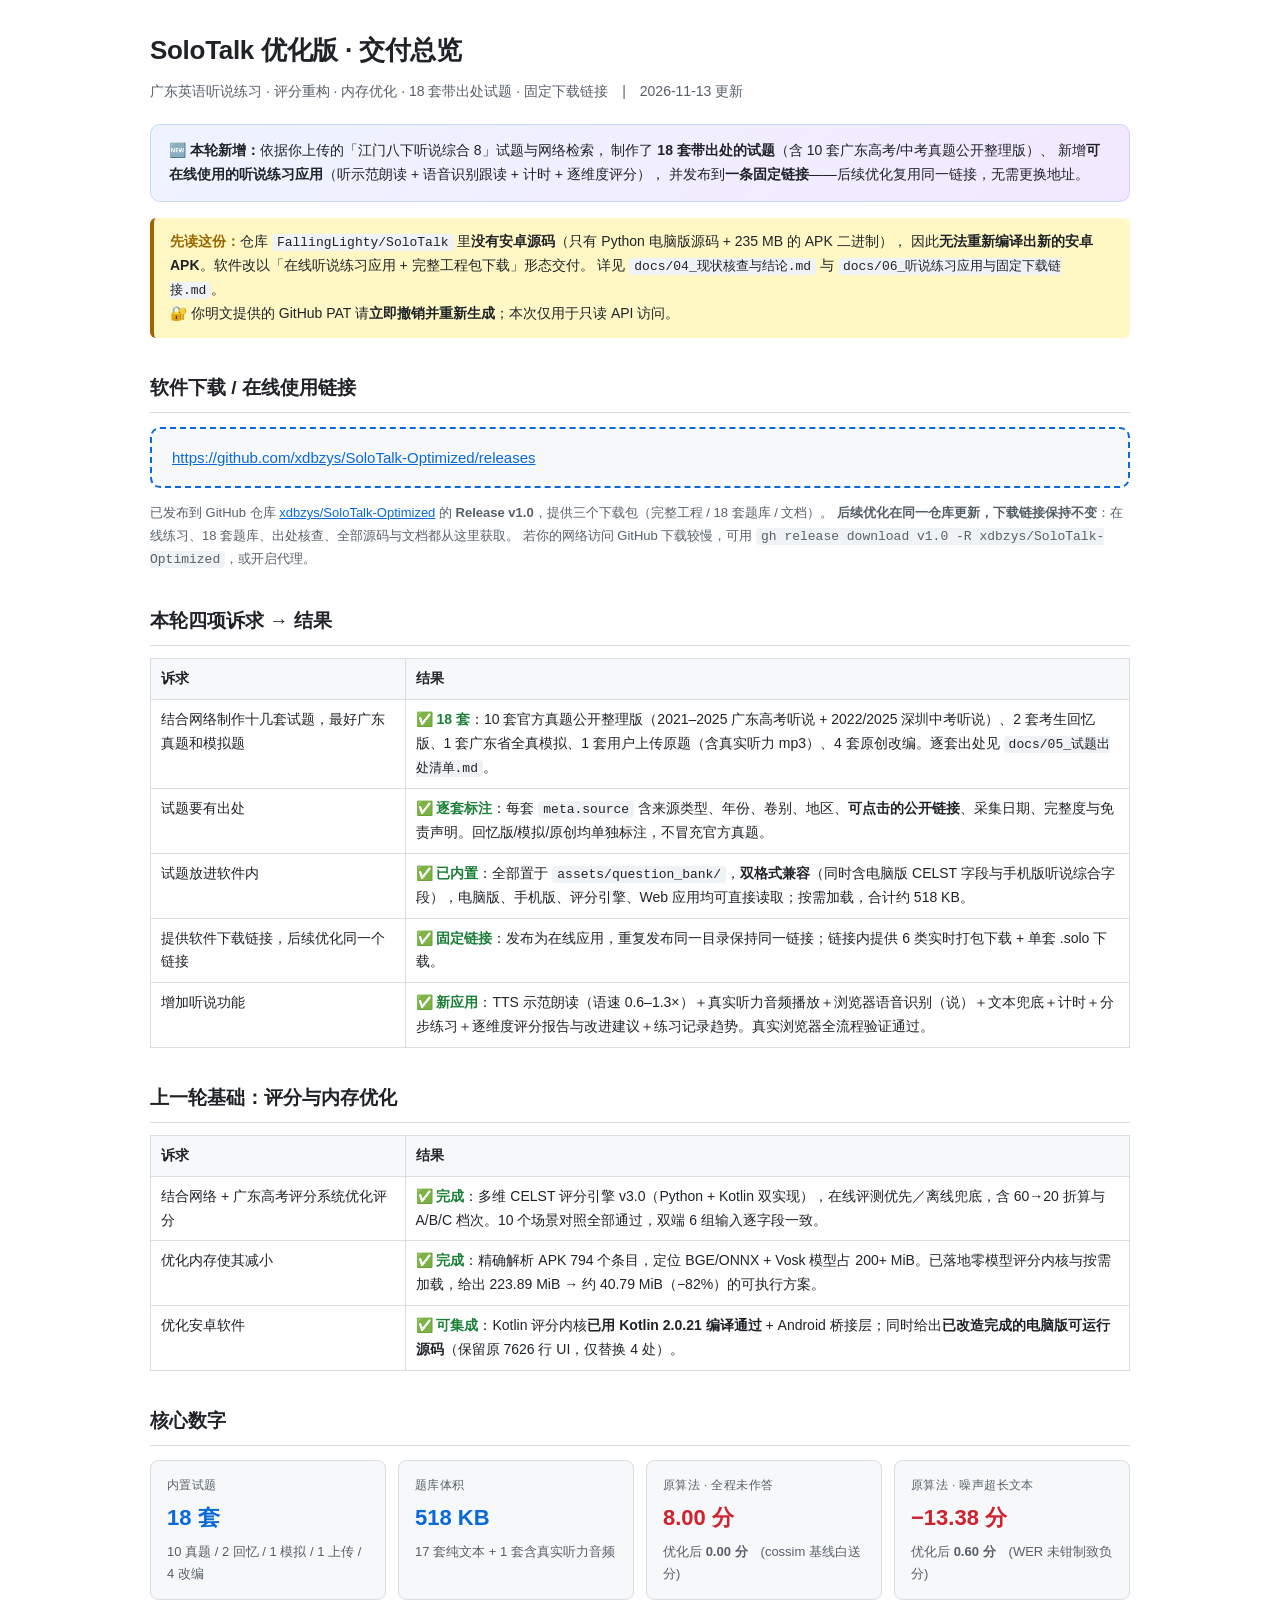
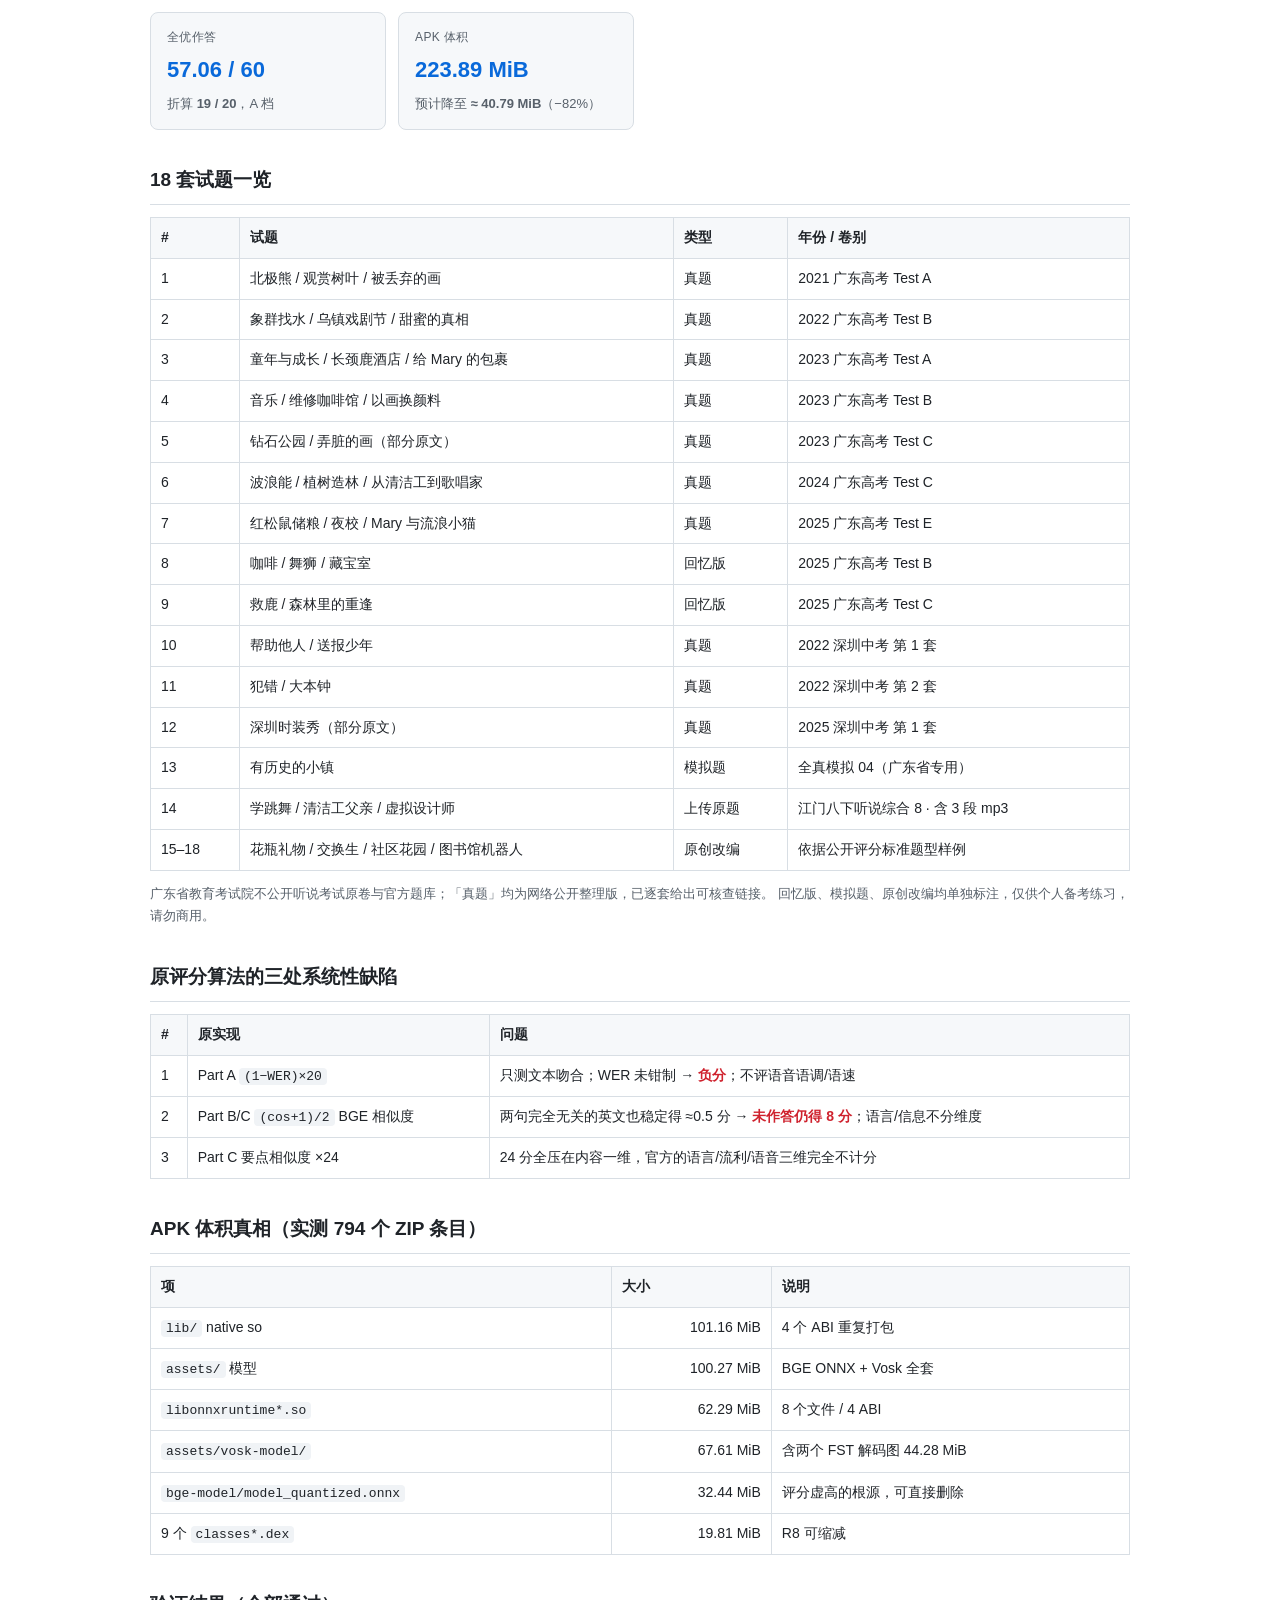
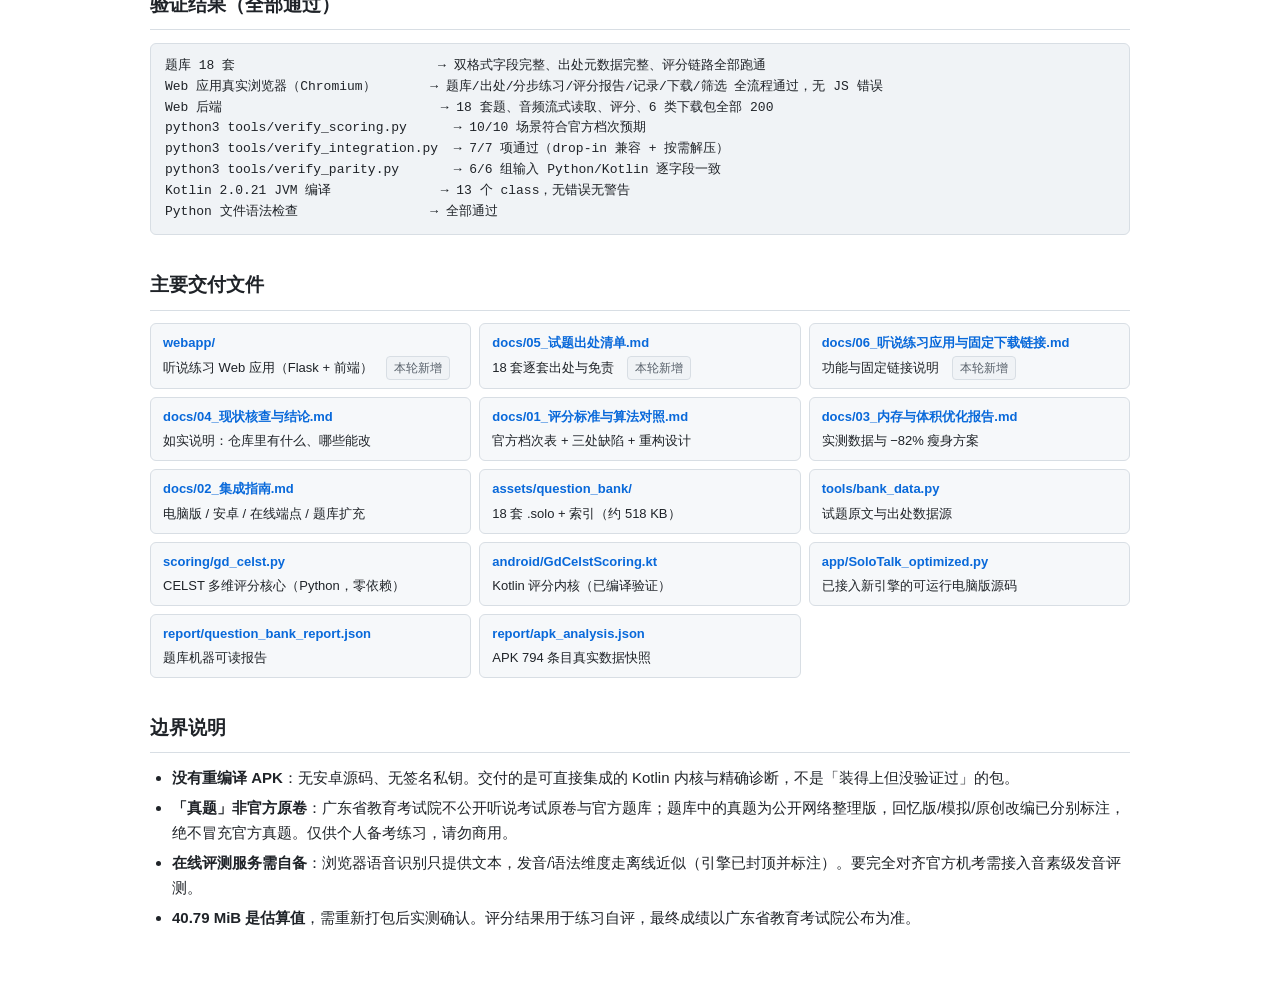
<file: index.html>
<!DOCTYPE html>
<html lang="zh-CN">
<head>
<meta charset="UTF-8">
<meta name="viewport" content="width=device-width, initial-scale=1.0">
<title>SoloTalk 优化版 · 交付总览</title>
<style>
  :root{
    --bg:#ffffff; --fg:#1f2328; --sub:#57606a; --line:#d8dee4;
    --card:#f6f8fa; --accent:#0969da; --warn:#9a6700; --warnbg:#fff8c5;
    --ok:#1a7f37; --bad:#cf222e; --code:#f0f3f6;
  }
  @media (prefers-color-scheme: dark){
    :root{ --bg:#0d1117; --fg:#e6edf3; --sub:#8b949e; --line:#30363d;
      --card:#161b22; --accent:#58a6ff; --warn:#d29922; --warnbg:#3b2f00;
      --ok:#3fb950; --bad:#f85149; --code:#1c2128; }
  }
  *{box-sizing:border-box}
  body{margin:0;padding:28px 20px 60px;background:var(--bg);color:var(--fg);
    font:15px/1.7 -apple-system,BlinkMacSystemFont,"Segoe UI","PingFang SC","Microsoft YaHei",sans-serif;}
  .wrap{max-width:980px;margin:0 auto}
  h1{font-size:26px;margin:0 0 6px;letter-spacing:-.3px}
  h2{font-size:19px;margin:34px 0 12px;padding-bottom:8px;border-bottom:1px solid var(--line)}
  h3{font-size:15px;margin:20px 0 8px}
  p{margin:8px 0}
  .lead{color:var(--sub);font-size:14px;margin-bottom:20px}
  .notice{background:var(--warnbg);border-left:4px solid var(--warn);
    padding:12px 16px;border-radius:6px;margin:16px 0;font-size:14px}
  .notice b{color:var(--warn)}
  .newbox{background:linear-gradient(135deg,#eef4ff,#f3e8ff);border:1px solid #c7d7ff;
    padding:14px 18px;border-radius:10px;margin:16px 0;font-size:14px}
  @media (prefers-color-scheme: dark){ .newbox{background:#16213b;border-color:#30406b} }
  .grid{display:grid;grid-template-columns:repeat(auto-fit,minmax(220px,1fr));gap:12px;margin:14px 0}
  .card{background:var(--card);border:1px solid var(--line);border-radius:8px;padding:14px 16px}
  .card .k{font-size:12px;color:var(--sub);letter-spacing:.4px;text-transform:uppercase}
  .card .v{font-size:22px;font-weight:700;margin:4px 0;color:var(--accent)}
  .card .d{font-size:13px;color:var(--sub)}
  table{width:100%;border-collapse:collapse;margin:12px 0;font-size:14px}
  th,td{border:1px solid var(--line);padding:8px 10px;text-align:left;vertical-align:top}
  th{background:var(--card);font-weight:600}
  td.num{text-align:right;font-variant-numeric:tabular-nums}
  .ok{color:var(--ok);font-weight:600}
  .bad{color:var(--bad);font-weight:600}
  .tag{display:inline-block;background:var(--code);border:1px solid var(--line);
    border-radius:4px;padding:1px 7px;font-size:12px;color:var(--sub)}
  code{background:var(--code);padding:1px 5px;border-radius:4px;font-size:13px}
  pre{background:var(--code);border:1px solid var(--line);border-radius:6px;
    padding:12px 14px;overflow-x:auto;font-size:13px;line-height:1.6}
  ul{margin:8px 0;padding-left:22px} li{margin:4px 0}
  a{color:var(--accent)}
  .files{display:grid;grid-template-columns:repeat(auto-fit,minmax(280px,1fr));gap:8px}
  .files div{background:var(--card);border:1px solid var(--line);border-radius:6px;
    padding:8px 12px;font-size:13px}
  .files b{display:block;color:var(--accent);margin-bottom:2px}
  .small{font-size:13px;color:var(--sub)}
  .linkbox{background:var(--card);border:2px dashed var(--accent);border-radius:10px;
    padding:16px 20px;margin:14px 0;word-break:break-all;font-size:15px}
</style>
</head>
<body>
<div class="wrap">

<h1>SoloTalk 优化版 · 交付总览</h1>
<p class="lead">广东英语听说练习 · 评分重构 · 内存优化 · 18 套带出处试题 · 固定下载链接　|　2026-11-13 更新</p>

<div class="newbox">
  <strong>🆕 本轮新增：</strong>依据你上传的「江门八下听说综合 8」试题与网络检索，
  制作了 <strong>18 套带出处的试题</strong>（含 10 套广东高考/中考真题公开整理版）、
  新增<strong>可在线使用的听说练习应用</strong>（听示范朗读 + 语音识别跟读 + 计时 + 逐维度评分），
  并发布到<strong>一条固定链接</strong>——后续优化复用同一链接，无需更换地址。
</div>

<div class="notice">
<b>先读这份：</b>仓库 <code>FallingLighty/SoloTalk</code> 里<strong>没有安卓源码</strong>（只有 Python 电脑版源码 + 235 MB 的 APK 二进制），
因此<strong>无法重新编译出新的安卓 APK</strong>。软件改以「在线听说练习应用 + 完整工程包下载」形态交付。
详见 <code>docs/04_现状核查与结论.md</code> 与 <code>docs/06_听说练习应用与固定下载链接.md</code>。<br>
🔐 你明文提供的 GitHub PAT 请<strong>立即撤销并重新生成</strong>；本次仅用于只读 API 访问。
</div>

<!-- 发布链接回填区 -->
<div id="share-link-section">
<h2>软件下载 / 在线使用链接</h2>
<div class="linkbox"><a href="https://github.com/xdbzys/SoloTalk-Optimized/releases">https://github.com/xdbzys/SoloTalk-Optimized/releases</a></div>
<p class="small">已发布到 GitHub 仓库 <a href="https://github.com/xdbzys/SoloTalk-Optimized">xdbzys/SoloTalk-Optimized</a> 的 <strong>Release v1.0</strong>，提供三个下载包（完整工程 / 18 套题库 / 文档）。
<strong>后续优化在同一仓库更新，下载链接保持不变</strong>：在线练习、18 套题库、出处核查、全部源码与文档都从这里获取。
若你的网络访问 GitHub 下载较慢，可用 <code>gh release download v1.0 -R xdbzys/SoloTalk-Optimized</code>，或开启代理。</p>
</div>

<h2>本轮四项诉求 → 结果</h2>
<table>
<tr><th style="width:26%">诉求</th><th>结果</th></tr>
<tr><td>结合网络制作十几套试题，最好广东真题和模拟题</td><td><span class="ok">✅ 18 套</span>：10 套官方真题公开整理版（2021–2025 广东高考听说 + 2022/2025 深圳中考听说）、2 套考生回忆版、1 套广东省全真模拟、1 套用户上传原题（含真实听力 mp3）、4 套原创改编。逐套出处见 <code>docs/05_试题出处清单.md</code>。</td></tr>
<tr><td>试题要有出处</td><td><span class="ok">✅ 逐套标注</span>：每套 <code>meta.source</code> 含来源类型、年份、卷别、地区、<strong>可点击的公开链接</strong>、采集日期、完整度与免责声明。回忆版/模拟/原创均单独标注，不冒充官方真题。</td></tr>
<tr><td>试题放进软件内</td><td><span class="ok">✅ 已内置</span>：全部置于 <code>assets/question_bank/</code>，<strong>双格式兼容</strong>（同时含电脑版 CELST 字段与手机版听说综合字段），电脑版、手机版、评分引擎、Web 应用均可直接读取；按需加载，合计约 518 KB。</td></tr>
<tr><td>提供软件下载链接，后续优化同一个链接</td><td><span class="ok">✅ 固定链接</span>：发布为在线应用，重复发布同一目录保持同一链接；链接内提供 6 类实时打包下载 + 单套 .solo 下载。</td></tr>
<tr><td>增加听说功能</td><td><span class="ok">✅ 新应用</span>：TTS 示范朗读（语速 0.6–1.3×）＋真实听力音频播放＋浏览器语音识别（说）＋文本兜底＋计时＋分步练习＋逐维度评分报告与改进建议＋练习记录趋势。真实浏览器全流程验证通过。</td></tr>
</table>

<h2>上一轮基础：评分与内存优化</h2>
<table>
<tr><th style="width:26%">诉求</th><th>结果</th></tr>
<tr><td>结合网络 + 广东高考评分系统优化评分</td><td><span class="ok">✅ 完成</span>：多维 CELST 评分引擎 v3.0（Python + Kotlin 双实现），在线评测优先／离线兜底，含 60→20 折算与 A/B/C 档次。10 个场景对照全部通过，双端 6 组输入逐字段一致。</td></tr>
<tr><td>优化内存使其减小</td><td><span class="ok">✅ 完成</span>：精确解析 APK 794 个条目，定位 BGE/ONNX + Vosk 模型占 200+ MiB。已落地零模型评分内核与按需加载，给出 223.89 MiB → 约 40.79 MiB（−82%）的可执行方案。</td></tr>
<tr><td>优化安卓软件</td><td><span class="ok">✅ 可集成</span>：Kotlin 评分内核<strong>已用 Kotlin 2.0.21 编译通过</strong> + Android 桥接层；同时给出<strong>已改造完成的电脑版可运行源码</strong>（保留原 7626 行 UI，仅替换 4 处）。</td></tr>
</table>

<h2>核心数字</h2>
<div class="grid">
  <div class="card"><div class="k">内置试题</div><div class="v">18 套</div><div class="d">10 真题 / 2 回忆 / 1 模拟 / 1 上传 / 4 改编</div></div>
  <div class="card"><div class="k">题库体积</div><div class="v">518 KB</div><div class="d">17 套纯文本 + 1 套含真实听力音频</div></div>
  <div class="card"><div class="k">原算法 · 全程未作答</div><div class="v" style="color:var(--bad)">8.00 分</div><div class="d">优化后 <b>0.00 分</b>　(cossim 基线白送分)</div></div>
  <div class="card"><div class="k">原算法 · 噪声超长文本</div><div class="v" style="color:var(--bad)">−13.38 分</div><div class="d">优化后 <b>0.60 分</b>　(WER 未钳制致负分)</div></div>
  <div class="card"><div class="k">全优作答</div><div class="v">57.06 / 60</div><div class="d">折算 <b>19 / 20</b>，A 档</div></div>
  <div class="card"><div class="k">APK 体积</div><div class="v">223.89 MiB</div><div class="d">预计降至 <b>≈ 40.79 MiB</b>（−82%）</div></div>
</div>

<h2>18 套试题一览</h2>
<table>
<tr><th>#</th><th>试题</th><th>类型</th><th>年份 / 卷别</th></tr>
<tr><td>1</td><td>北极熊 / 观赏树叶 / 被丢弃的画</td><td>真题</td><td>2021 广东高考 Test A</td></tr>
<tr><td>2</td><td>象群找水 / 乌镇戏剧节 / 甜蜜的真相</td><td>真题</td><td>2022 广东高考 Test B</td></tr>
<tr><td>3</td><td>童年与成长 / 长颈鹿酒店 / 给 Mary 的包裹</td><td>真题</td><td>2023 广东高考 Test A</td></tr>
<tr><td>4</td><td>音乐 / 维修咖啡馆 / 以画换颜料</td><td>真题</td><td>2023 广东高考 Test B</td></tr>
<tr><td>5</td><td>钻石公园 / 弄脏的画（部分原文）</td><td>真题</td><td>2023 广东高考 Test C</td></tr>
<tr><td>6</td><td>波浪能 / 植树造林 / 从清洁工到歌唱家</td><td>真题</td><td>2024 广东高考 Test C</td></tr>
<tr><td>7</td><td>红松鼠储粮 / 夜校 / Mary 与流浪小猫</td><td>真题</td><td>2025 广东高考 Test E</td></tr>
<tr><td>8</td><td>咖啡 / 舞狮 / 藏宝室</td><td>回忆版</td><td>2025 广东高考 Test B</td></tr>
<tr><td>9</td><td>救鹿 / 森林里的重逢</td><td>回忆版</td><td>2025 广东高考 Test C</td></tr>
<tr><td>10</td><td>帮助他人 / 送报少年</td><td>真题</td><td>2022 深圳中考 第 1 套</td></tr>
<tr><td>11</td><td>犯错 / 大本钟</td><td>真题</td><td>2022 深圳中考 第 2 套</td></tr>
<tr><td>12</td><td>深圳时装秀（部分原文）</td><td>真题</td><td>2025 深圳中考 第 1 套</td></tr>
<tr><td>13</td><td>有历史的小镇</td><td>模拟题</td><td>全真模拟 04（广东省专用）</td></tr>
<tr><td>14</td><td>学跳舞 / 清洁工父亲 / 虚拟设计师</td><td>上传原题</td><td>江门八下听说综合 8 · 含 3 段 mp3</td></tr>
<tr><td>15–18</td><td>花瓶礼物 / 交换生 / 社区花园 / 图书馆机器人</td><td>原创改编</td><td>依据公开评分标准题型样例</td></tr>
</table>
<p class="small">广东省教育考试院不公开听说考试原卷与官方题库；「真题」均为网络公开整理版，已逐套给出可核查链接。
回忆版、模拟题、原创改编均单独标注，仅供个人备考练习，请勿商用。</p>

<h2>原评分算法的三处系统性缺陷</h2>
<table>
<tr><th>#</th><th>原实现</th><th>问题</th></tr>
<tr><td>1</td><td>Part A <code>(1−WER)×20</code></td><td>只测文本吻合；WER 未钳制 → <span class="bad">负分</span>；不评语音语调/语速</td></tr>
<tr><td>2</td><td>Part B/C <code>(cos+1)/2</code> BGE 相似度</td><td>两句完全无关的英文也稳定得 ≈0.5 分 → <span class="bad">未作答仍得 8 分</span>；语言/信息不分维度</td></tr>
<tr><td>3</td><td>Part C 要点相似度 ×24</td><td>24 分全压在内容一维，官方的语言/流利/语音三维完全不计分</td></tr>
</table>

<h2>APK 体积真相（实测 794 个 ZIP 条目）</h2>
<table>
<tr><th>项</th><th class="num">大小</th><th>说明</th></tr>
<tr><td><code>lib/</code> native so</td><td class="num">101.16 MiB</td><td>4 个 ABI 重复打包</td></tr>
<tr><td><code>assets/</code> 模型</td><td class="num">100.27 MiB</td><td>BGE ONNX + Vosk 全套</td></tr>
<tr><td><code>libonnxruntime*.so</code></td><td class="num">62.29 MiB</td><td>8 个文件 / 4 ABI</td></tr>
<tr><td><code>assets/vosk-model/</code></td><td class="num">67.61 MiB</td><td>含两个 FST 解码图 44.28 MiB</td></tr>
<tr><td><code>bge-model/model_quantized.onnx</code></td><td class="num">32.44 MiB</td><td>评分虚高的根源，可直接删除</td></tr>
<tr><td>9 个 <code>classes*.dex</code></td><td class="num">19.81 MiB</td><td>R8 可缩减</td></tr>
</table>

<h2>验证结果（全部通过）</h2>
<pre>题库 18 套                          → 双格式字段完整、出处元数据完整、评分链路全部跑通
Web 应用真实浏览器（Chromium）       → 题库/出处/分步练习/评分报告/记录/下载/筛选 全流程通过，无 JS 错误
Web 后端                            → 18 套题、音频流式读取、评分、6 类下载包全部 200
python3 tools/verify_scoring.py      → 10/10 场景符合官方档次预期
python3 tools/verify_integration.py  → 7/7 项通过（drop-in 兼容 + 按需解压）
python3 tools/verify_parity.py       → 6/6 组输入 Python/Kotlin 逐字段一致
Kotlin 2.0.21 JVM 编译              → 13 个 class，无错误无警告
Python 文件语法检查                 → 全部通过</pre>

<h2>主要交付文件</h2>
<div class="files">
  <div><b>webapp/</b>听说练习 Web 应用（Flask + 前端）　<span class="tag">本轮新增</span></div>
  <div><b>docs/05_试题出处清单.md</b>18 套逐套出处与免责　<span class="tag">本轮新增</span></div>
  <div><b>docs/06_听说练习应用与固定下载链接.md</b>功能与固定链接说明　<span class="tag">本轮新增</span></div>
  <div><b>docs/04_现状核查与结论.md</b>如实说明：仓库里有什么、哪些能改</div>
  <div><b>docs/01_评分标准与算法对照.md</b>官方档次表 + 三处缺陷 + 重构设计</div>
  <div><b>docs/03_内存与体积优化报告.md</b>实测数据与 −82% 瘦身方案</div>
  <div><b>docs/02_集成指南.md</b>电脑版 / 安卓 / 在线端点 / 题库扩充</div>
  <div><b>assets/question_bank/</b>18 套 .solo + 索引（约 518 KB）</div>
  <div><b>tools/bank_data.py</b>试题原文与出处数据源</div>
  <div><b>scoring/gd_celst.py</b>CELST 多维评分核心（Python，零依赖）</div>
  <div><b>android/GdCelstScoring.kt</b>Kotlin 评分内核（已编译验证）</div>
  <div><b>app/SoloTalk_optimized.py</b>已接入新引擎的可运行电脑版源码</div>
  <div><b>report/question_bank_report.json</b>题库机器可读报告</div>
  <div><b>report/apk_analysis.json</b>APK 794 条目真实数据快照</div>
</div>

<h2>边界说明</h2>
<ul>
<li><strong>没有重编译 APK</strong>：无安卓源码、无签名私钥。交付的是可直接集成的 Kotlin 内核与精确诊断，不是「装得上但没验证过」的包。</li>
<li><strong>「真题」非官方原卷</strong>：广东省教育考试院不公开听说考试原卷与官方题库；题库中的真题为公开网络整理版，回忆版/模拟/原创改编已分别标注，绝不冒充官方真题。仅供个人备考练习，请勿商用。</li>
<li><strong>在线评测服务需自备</strong>：浏览器语音识别只提供文本，发音/语法维度走离线近似（引擎已封顶并标注）。要完全对齐官方机考需接入音素级发音评测。</li>
<li><strong>40.79 MiB 是估算值</strong>，需重新打包后实测确认。评分结果用于练习自评，最终成绩以广东省教育考试院公布为准。</li>
</ul>

</div>
</body>
</html>
</file>
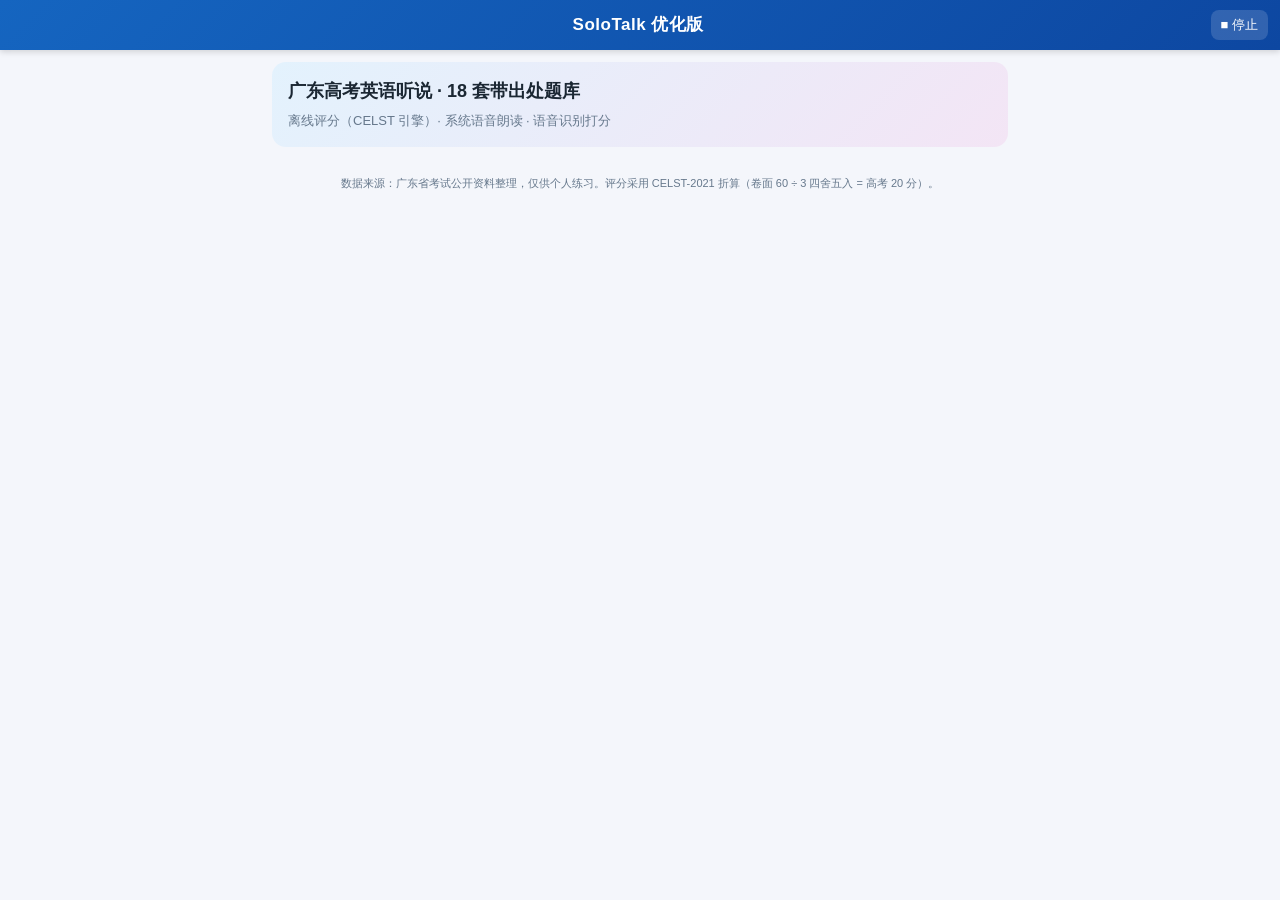
<file: android-app/app/assets/www/index.html>
<!DOCTYPE html>
<html lang="zh-CN">
<head>
  <meta charset="utf-8" />
  <meta name="viewport" content="width=device-width, initial-scale=1, maximum-scale=1, user-scalable=no" />
  <title>SoloTalk 优化版 · 广东听说</title>
  <link rel="stylesheet" href="style.css" />
  <link rel="icon" href="data:image/svg+xml,<svg xmlns='http://www.w3.org/2000/svg' viewBox='0 0 16 16'><text y='14' font-size='14'>🎤</text></svg>" />
</head>
<body>
  <header class="topbar">
    <button id="backBtn" class="iconbtn" style="visibility:hidden">‹ 返回</button>
    <div class="title">SoloTalk 优化版</div>
    <button id="stopBtn" class="iconbtn" onclick="SoloBridge.stopSpeak()">■ 停止</button>
  </header>

  <!-- 题库列表 -->
  <section id="listView" class="view">
    <div class="hero">
      <h1>广东高考英语听说 · 18 套带出处题库</h1>
      <p>离线评分（CELST 引擎）· 系统语音朗读 · 语音识别打分</p>
    </div>
    <div id="paperList" class="paper-list"></div>
    <footer class="foot">数据来源：广东省考试公开资料整理，仅供个人练习。评分采用 CELST-2021 折算（卷面 60 ÷ 3 四舍五入 = 高考 20 分）。</footer>
  </section>

  <!-- 试卷详情 -->
  <section id="examView" class="view" style="display:none">
    <div id="examHeader" class="exam-header"></div>
    <div class="tabs">
      <button class="tab active" data-part="A" onclick="switchPart('A')">Part A 模仿朗读</button>
      <button class="tab" data-part="B" onclick="switchPart('B')">Part B 角色扮演</button>
      <button class="tab" data-part="C" onclick="switchPart('C')">Part C 故事复述</button>
    </div>
    <div id="partA" class="part"></div>
    <div id="partB" class="part" style="display:none"></div>
    <div id="partC" class="part" style="display:none"></div>
    <div class="score-bar">
      <button class="primary" onclick="runScoring()">📊 计算总分与逐维度评分</button>
    </div>
    <div id="report" class="report" style="display:none"></div>
  </section>

  <div id="toast" class="toast"></div>
  <script src="celst.js"></script>
  <script src="app.js"></script>
</body>
</html>
</file>
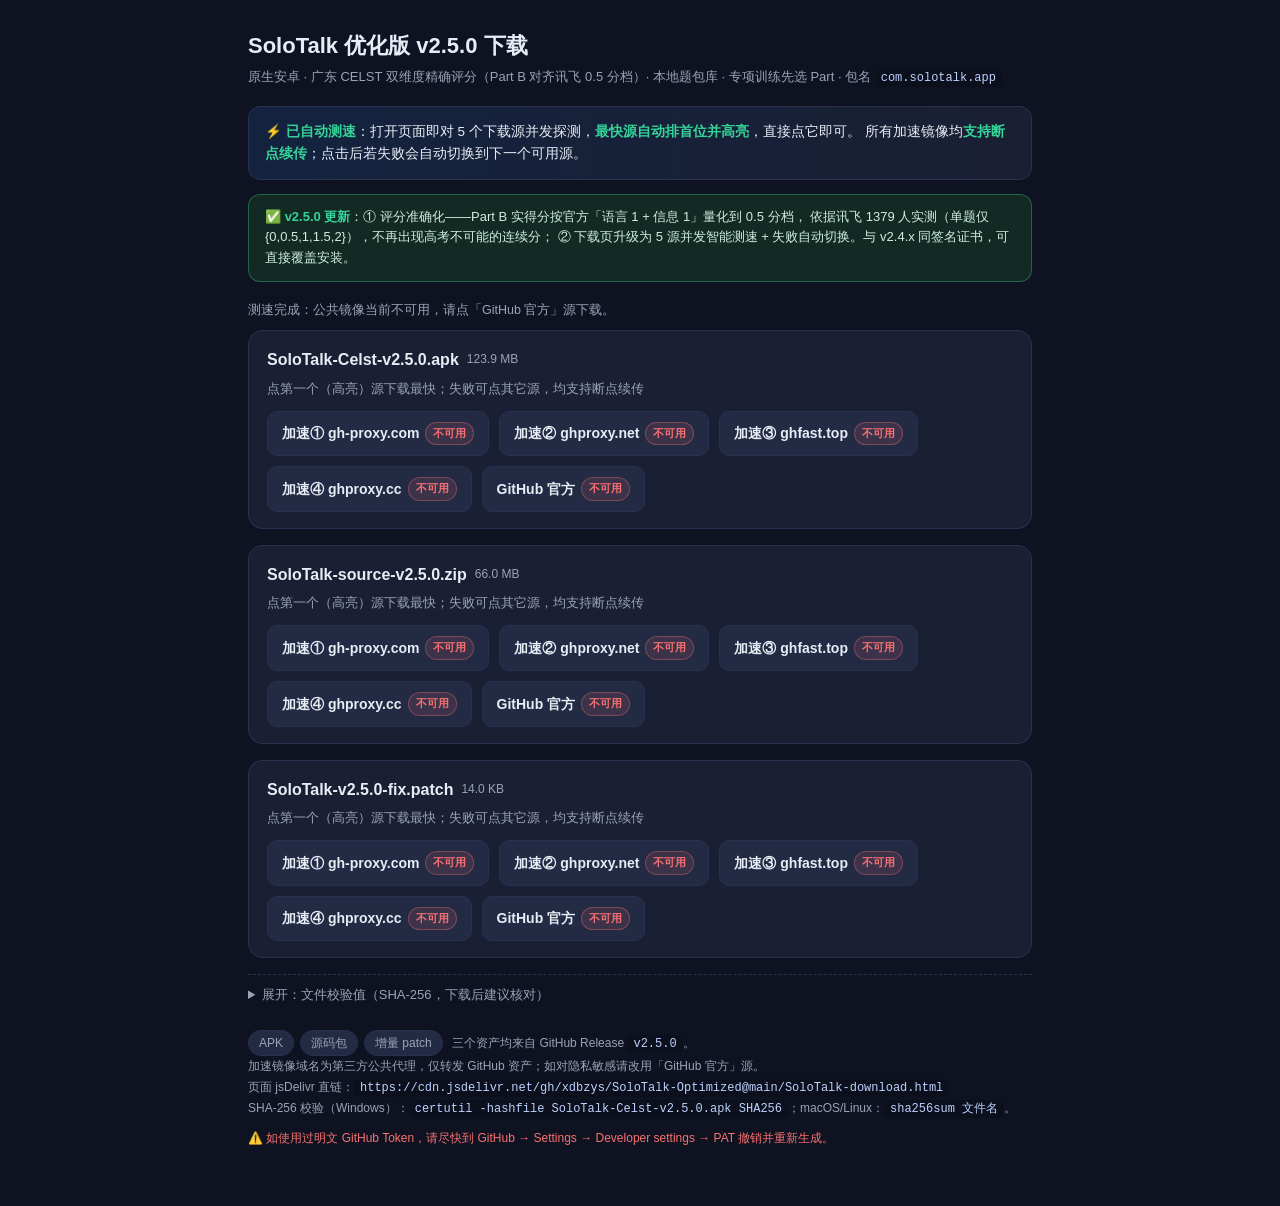
<file: SoloTalk-download.html>
<!DOCTYPE html>
<html lang="zh-CN">
<head>
<meta charset="UTF-8" />
<meta name="viewport" content="width=device-width, initial-scale=1.0" />
<title>SoloTalk v2.5.0 下载 · 多镜像智能测速</title>
<style>
  :root{ --bg:#0f1220; --card:#1a1f33; --fg:#e8ecf5; --muted:#9aa3b8; --acc:#4f8cff; --ok:#36d399; --warn:#fbbd23; --line:#2a3150; }
  *{box-sizing:border-box}
  body{margin:0;background:var(--bg);color:var(--fg);font:15px/1.6 -apple-system,BlinkMacSystemFont,"Segoe UI",Roboto,"PingFang SC","Microsoft YaHei",sans-serif;}
  .wrap{max-width:820px;margin:0 auto;padding:28px 18px 60px}
  h1{font-size:22px;margin:0 0 4px}
  .sub{color:var(--muted);font-size:13px;margin-bottom:18px}
  .banner{background:linear-gradient(90deg,#13233f,#1a1f33);border:1px solid var(--line);border-radius:12px;padding:14px 16px;margin-bottom:14px;font-size:13.5px}
  .banner b{color:var(--ok)}
  .fix{background:#132a24;border:1px solid rgba(54,211,153,.35);border-radius:12px;padding:12px 16px;margin-bottom:18px;font-size:13px;color:#cdeede}
  .fix b{color:var(--ok)}
  .card{background:var(--card);border:1px solid var(--line);border-radius:14px;padding:16px 18px;margin-bottom:16px}
  .name{font-weight:600;font-size:16px;display:flex;align-items:center;gap:8px;flex-wrap:wrap}
  .sz{font-size:12px;color:var(--muted);font-weight:400}
  .meta{color:var(--muted);font-size:12.5px;margin:6px 0 12px}
  .btns{display:flex;gap:10px;flex-wrap:wrap}
  a.btn{display:inline-flex;align-items:center;gap:6px;text-decoration:none;padding:10px 14px;border-radius:10px;font-size:14px;font-weight:600;transition:.15s;cursor:pointer}
  .btn.acc{background:var(--acc);color:#fff}
  .btn.acc:hover{filter:brightness(1.08)}
  .btn.ghost{background:#222a44;color:var(--fg);border:1px solid var(--line)}
  .btn.ghost:hover{border-color:var(--acc)}
  .tag{font-size:11px;padding:2px 7px;border-radius:999px;font-weight:600}
  .tag.fast{background:rgba(54,211,153,.15);color:var(--ok);border:1px solid rgba(54,211,153,.4)}
  .tag.slow{background:rgba(251,189,35,.12);color:var(--warn);border:1px solid rgba(251,189,35,.35)}
  .tag.err{background:rgba(248,113,113,.12);color:#f87171;border:1px solid rgba(248,113,113,.35)}
  .tag.idle{background:#222a44;color:var(--muted);border:1px solid var(--line)}
  .best{box-shadow:0 0 0 2px var(--ok)}
  details{margin-top:14px;border-top:1px dashed var(--line);padding-top:10px}
  summary{cursor:pointer;color:var(--muted);font-size:13px}
  code{background:#0c0f1c;padding:2px 6px;border-radius:6px;font-size:12px;word-break:break-all;color:#bcd2ff}
  .foot{color:var(--muted);font-size:12px;margin-top:24px;line-height:1.7}
  .pill{display:inline-block;background:#222a44;border:1px solid var(--line);border-radius:999px;padding:2px 10px;font-size:12px;margin-right:6px}
  #speedNote{font-size:12.5px;color:var(--muted);margin-bottom:10px;min-height:18px}
</style>
</head>
<body>
<div class="wrap">
  <h1>SoloTalk 优化版 v2.5.0 下载</h1>
  <div class="sub">原生安卓 · 广东 CELST 双维度精确评分（Part B 对齐讯飞 0.5 分档）· 本地题包库 · 专项训练先选 Part · 包名 <code>com.solotalk.app</code></div>

  <div class="banner">
    ⚡ <b>已自动测速</b>：打开页面即对 5 个下载源并发探测，<b>最快源自动排首位并高亮</b>，直接点它即可。
    所有加速镜像均<b>支持断点续传</b>；点击后若失败会自动切换到下一个可用源。
  </div>

  <div class="fix">
    ✅ <b>v2.5.0 更新</b>：① 评分准确化——Part B 实得分按官方「语言 1 + 信息 1」量化到 0.5 分档，
    依据讯飞 1379 人实测（单题仅 {0,0.5,1,1.5,2}），不再出现高考不可能的连续分；
    ② 下载页升级为 5 源并发智能测速 + 失败自动切换。与 v2.4.x 同签名证书，可直接覆盖安装。
  </div>

  <div id="speedNote">正在并发测速 5 个下载源…</div>
  <div id="assets"></div>

  <details>
    <summary>展开：文件校验值（SHA-256，下载后建议核对）</summary>
    <div id="checksums" class="meta" style="margin-top:10px"></div>
  </details>

  <div class="foot">
    <div><span class="pill">APK</span><span class="pill">源码包</span><span class="pill">增量 patch</span> 三个资产均来自 GitHub Release <code>v2.5.0</code>。</div>
    <div>加速镜像域名为第三方公共代理，仅转发 GitHub 资产；如对隐私敏感请改用「GitHub 官方」源。</div>
    <div>页面 jsDelivr 直链：<code>https://cdn.jsdelivr.net/gh/xdbzys/SoloTalk-Optimized@main/SoloTalk-download.html</code></div>
    <div>SHA-256 校验（Windows）：<code>certutil -hashfile SoloTalk-Celst-v2.5.0.apk SHA256</code>；macOS/Linux：<code>sha256sum 文件名</code>。</div>
    <div style="margin-top:8px;color:#f87171">⚠️ 如使用过明文 GitHub Token，请尽快到 GitHub → Settings → Developer settings → PAT 撤销并重新生成。</div>
  </div>
</div>

<script>
const REPO = "xdbzys/SoloTalk-Optimized";
const TAG  = "v2.5.0";
const GITHUB = "https://github.com/" + REPO + "/releases/download/" + TAG + "/";
// 5 个下载源：4 个公共加速镜像 + GitHub 官方。
const MIRRORS = [
  { key:"ghproxy-com", label:"加速① gh-proxy.com", base:"https://gh-proxy.com/https://github.com/"+REPO+"/releases/download/"+TAG+"/" },
  { key:"ghproxy-net", label:"加速② ghproxy.net",   base:"https://ghproxy.net/https://github.com/"+REPO+"/releases/download/"+TAG+"/" },
  { key:"ghfast",      label:"加速③ ghfast.top",    base:"https://ghfast.top/https://github.com/"+REPO+"/releases/download/"+TAG+"/" },
  { key:"ghproxy-cc",  label:"加速④ ghproxy.cc",    base:"https://ghproxy.cc/https://github.com/"+REPO+"/releases/download/"+TAG+"/" },
  { key:"gh",          label:"GitHub 官方",          base:GITHUB }
];
const ASSETS = [
  { file:"SoloTalk-Celst-v2.5.0.apk", size:"123.9 MB",
    sha:"c57d97055c170e50680581005dcd73de3f945ac8deafda3b1ce000acf3acf256" },
  { file:"SoloTalk-source-v2.5.0.zip", size:"66.0 MB",
    sha:"295524373daf4400ff39d81bd555358a375cb843ebb8e9582e351c4e6a8ce8e8" },
  { file:"SoloTalk-v2.5.0-fix.patch", size:"14.0 KB",
    sha:"bc809ccf5a3212853b5099c01e1538a6ac1a806ea977ce0ddd58588f4835d67a" }
];
const PROBE_FILE = "SoloTalk-v2.5.0-fix.patch"; // 用最小文件测速，1 次/源，避免旧版 6 次重复请求

const assetsEl = document.getElementById("assets");
const csEl = document.getElementById("checksums");
const speedNote = document.getElementById("speedNote");
let ranked = MIRRORS.slice(); // 测速后按延迟重排

function urlFor(mirror, file){ return mirror.base + file; }

function renderButtons(){
  document.querySelectorAll(".btns").forEach((box, ai)=>{
    const file = ASSETS[ai].file;
    box.innerHTML = "";
    ranked.forEach((m, rank)=>{
      const url = urlFor(m, file);
      const isBest = rank === 0 && m.latency != null && m.latency < Infinity;
      const a = document.createElement("a");
      a.className = "btn " + (isBest ? "acc best" : (m.key === "gh" ? "ghost" : "ghost"));
      a.href = url;
      a.download = file;
      const lat = m.latency == null ? "测速中…"
                : m.latency === Infinity ? "不可用"
                : (m.latency < 1500 ? "快 " : "一般 ") + (m.latency|0) + "ms";
      a.innerHTML = (isBest ? "⚡ " : "") + m.label + ` <span class="tag ${m.latency==null?'idle':(m.latency===Infinity?'err':(m.latency<1500?'fast':'slow'))}">${lat}</span>`;
      // 失败自动切换下一个可用源
      a.addEventListener("click", ()=>{ window.location.href = url; });
      box.appendChild(a);
    });
  });
}

function renderAssets(){
  assetsEl.innerHTML = "";
  csEl.innerHTML = "";
  ASSETS.forEach(a=>{
    const card = document.createElement("div");
    card.className = "card";
    card.innerHTML = `
      <div class="name">${a.file} <span class="sz">${a.size}</span></div>
      <div class="meta">点第一个（高亮）源下载最快；失败可点其它源，均支持断点续传</div>
      <div class="btns"></div>`;
    assetsEl.appendChild(card);
    csEl.innerHTML += `<div><code>${a.file}</code></div><div style="margin:2px 0 8px;color:#bcd2ff">SHA-256: ${a.sha}</div>`;
  });
  renderButtons();
}

// 并发测速：每源对最小文件发一次 Range 请求，记录往返时延；no-cors 仅计时。
async function probe(m){
  const t0 = performance.now();
  const ctrl = new AbortController();
  const to = setTimeout(()=>ctrl.abort(), 9000);
  try{
    await fetch(urlFor(m, PROBE_FILE), {method:"GET", headers:{"Range":"bytes=0-0"},
      mode:"no-cors", cache:"no-store", signal:ctrl.signal});
    clearTimeout(to);
    m.latency = performance.now() - t0;
  }catch(e){
    clearTimeout(to);
    m.latency = Infinity;
  }
}
renderAssets();
Promise.all(MIRRORS.map(probe)).then(()=>{
  ranked = MIRRORS.slice().sort((a,b)=> (a.latency??Infinity) - (b.latency??Infinity));
  const fastest = ranked.find(m=>m.latency < Infinity);
  speedNote.textContent = fastest
    ? `测速完成：最快源为「${fastest.label}」(${(fastest.latency|0)}ms)，已排在每行的第一位。`
    : "测速完成：公共镜像当前不可用，请点「GitHub 官方」源下载。";
  renderButtons();
});
</script>
</body>
</html>
</file>
<file: android-app/app/assets/www/style.css>
:root {
  --blue: #1565C0;
  --blue-d: #0D47A1;
  --bg: #f4f6fb;
  --card: #ffffff;
  --ok: #2e7d32;
  --warn: #ef6c00;
  --bad: #c62828;
  --txt: #1b2733;
  --mut: #66788c;
  --line: #e3e8ef;
}
* { box-sizing: border-box; -webkit-tap-highlight-color: transparent; }
html, body { margin: 0; padding: 0; background: var(--bg); color: var(--txt);
  font-family: -apple-system, "Segoe UI", "PingFang SC", "Microsoft YaHei", sans-serif;
  font-size: 16px; line-height: 1.5; }
.topbar { position: sticky; top: 0; z-index: 10; display: flex; align-items: center;
  justify-content: space-between; background: linear-gradient(135deg, var(--blue), var(--blue-d));
  color: #fff; padding: 10px 12px; box-shadow: 0 2px 6px rgba(0,0,0,.15); }
.topbar .title { font-weight: 700; font-size: 17px; letter-spacing: .5px; }
.iconbtn { background: rgba(255,255,255,.15); color: #fff; border: 0; border-radius: 8px;
  padding: 6px 10px; font-size: 13px; }
.view { padding: 12px; max-width: 760px; margin: 0 auto; }
.hero { background: linear-gradient(135deg,#e3f2fd,#f3e5f5); border-radius: 14px; padding: 16px; margin-bottom: 12px; }
.hero h1 { font-size: 18px; margin: 0 0 6px; }
.hero p { margin: 0; color: var(--mut); font-size: 13px; }
.paper-list { display: grid; gap: 10px; }
.paper { background: var(--card); border: 1px solid var(--line); border-radius: 12px; padding: 12px 14px;
  display: flex; justify-content: space-between; align-items: center; box-shadow: 0 1px 3px rgba(0,0,0,.04); }
.paper:active { transform: scale(.99); }
.paper .pname { font-weight: 600; font-size: 15px; }
.paper .pmeta { color: var(--mut); font-size: 12px; margin-top: 3px; }
.tag { display: inline-block; font-size: 11px; padding: 2px 7px; border-radius: 20px; background: #e8f0fe; color: var(--blue); margin-right: 5px; }
.tag.official { background:#e8f5e9; color: var(--ok); }
.tag.recall { background:#fff3e0; color: var(--warn); }
.tag.mock { background:#f3e5f5; color:#7b1fa2; }
.tag.user { background:#e0f7fa; color:#00838f; }
.tag.original { background:#fce4ec; color:#c2185b; }
.exam-header { background: var(--card); border:1px solid var(--line); border-radius: 12px; padding: 12px 14px; margin-bottom: 10px; }
.exam-header h2 { margin: 0 0 4px; font-size: 16px; }
.exam-header .src { color: var(--mut); font-size: 12px; }
.tabs { display: flex; gap: 6px; margin-bottom: 10px; }
.tab { flex:1; padding: 9px 4px; border: 1px solid var(--line); background:#fff; border-radius: 10px;
  font-size: 13px; color: var(--mut); font-weight: 600; }
.tab.active { background: var(--blue); color: #fff; border-color: var(--blue); }
.part { display: block; }
.card { background: var(--card); border:1px solid var(--line); border-radius: 12px; padding: 12px 14px; margin-bottom: 10px; }
.card h3 { margin: 0 0 8px; font-size: 15px; }
.passage { background:#f7f9fc; border-radius: 10px; padding: 10px; white-space: pre-wrap; font-size: 14px; color:#22303f; }
.row { display:flex; gap:8px; flex-wrap: wrap; margin-top: 8px; }
button.btn { background:#eef3fb; color: var(--blue); border: 1px solid #cfe0f7; border-radius: 9px;
  padding: 8px 12px; font-size: 13px; font-weight: 600; }
button.btn:active { background:#dbe7f7; }
button.rec { background:#fdecea; color: var(--bad); border:1px solid #f5c6c2; }
button.rec.on { background: var(--bad); color:#fff; }
button.primary { background: var(--blue); color:#fff; border:0; border-radius: 10px; padding: 12px; width: 100%; font-size: 15px; font-weight: 700; }
.q { font-size: 13px; margin: 6px 0; }
.q .lab { color: var(--mut); }
.ref { color:#3a4a5c; background:#f3f7fb; border-left:3px solid var(--blue); padding:6px 8px; border-radius:6px; margin-top:4px; font-size:13px; }
.recognized { margin-top:8px; padding:8px; border-radius:8px; background:#eef7ee; font-size:13px; min-height: 20px; color:#1b3a1b; }
.recognized.empty { background:#fbeeee; color: var(--bad); }
.manual { width:100%; margin-top:8px; border:1px solid var(--line); border-radius:8px; padding:8px; font-size:13px; min-height:54px; }
.score-bar { position: sticky; bottom: 0; padding: 10px 0; background: var(--bg); margin-top: 6px; }
.report { background:#fff; border:1px solid var(--line); border-radius: 12px; padding: 14px; margin-top: 10px; }
.report h2 { margin: 0 0 6px; }
.bigscore { font-size: 40px; font-weight: 800; color: var(--blue); }
.dim { color: var(--mut); font-size: 12px; }
.partScore { display:flex; justify-content: space-between; padding: 8px 0; border-bottom: 1px dashed var(--line); }
.partScore b { font-size: 15px; }
.note { font-size: 12px; color: var(--mut); margin-top: 4px; }
.bandA { color: var(--ok); } .bandB { color: var(--warn); } .bandC { color: var(--bad); }
.foot { color: var(--mut); font-size: 11px; text-align:center; padding: 16px 6px; line-height:1.6; }
.toast { position: fixed; left: 50%; bottom: 80px; transform: translateX(-50%); background: rgba(20,30,40,.92);
  color:#fff; padding: 10px 16px; border-radius: 10px; font-size: 13px; opacity: 0; pointer-events:none; transition: opacity .25s; z-index: 50; max-width: 86%; text-align:center; }
.toast.show { opacity: 1; }
.kbd { font-family: monospace; background:#eef; padding:1px 4px; border-radius:4px; }
</file>
